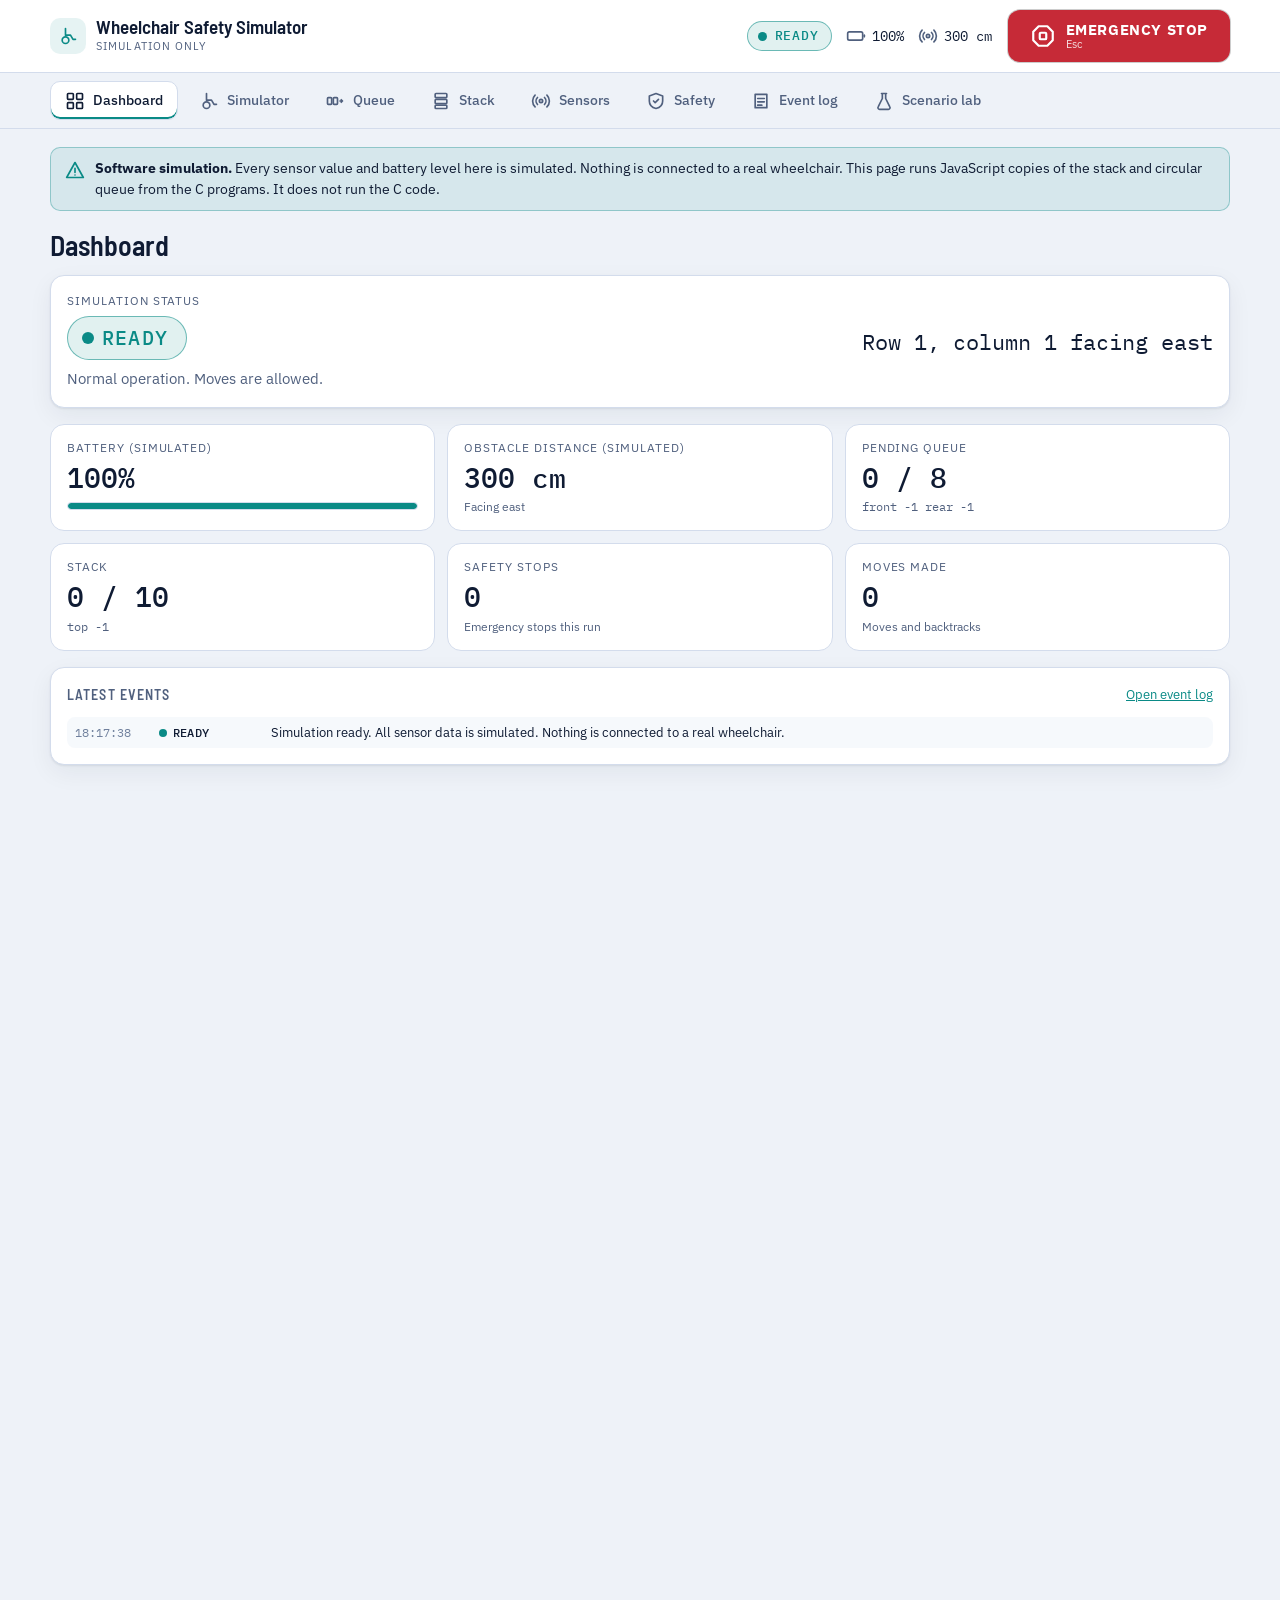
<file: index.html>
<!doctype html>
<html lang="en">
<head>
<meta charset="utf-8">
<meta name="viewport" content="width=device-width, initial-scale=1">
<meta http-equiv="refresh" content="0; url=web/index.html">
<title>Wheelchair Safety Simulator</title>
</head>
<body>
<!-- GitHub Pages can only publish from the repository root, so this page forwards to the real page in web/. -->
<p>Opening the simulator. If nothing happens, <a href="web/index.html">open it here</a>.</p>
</body>
</html>
</file>
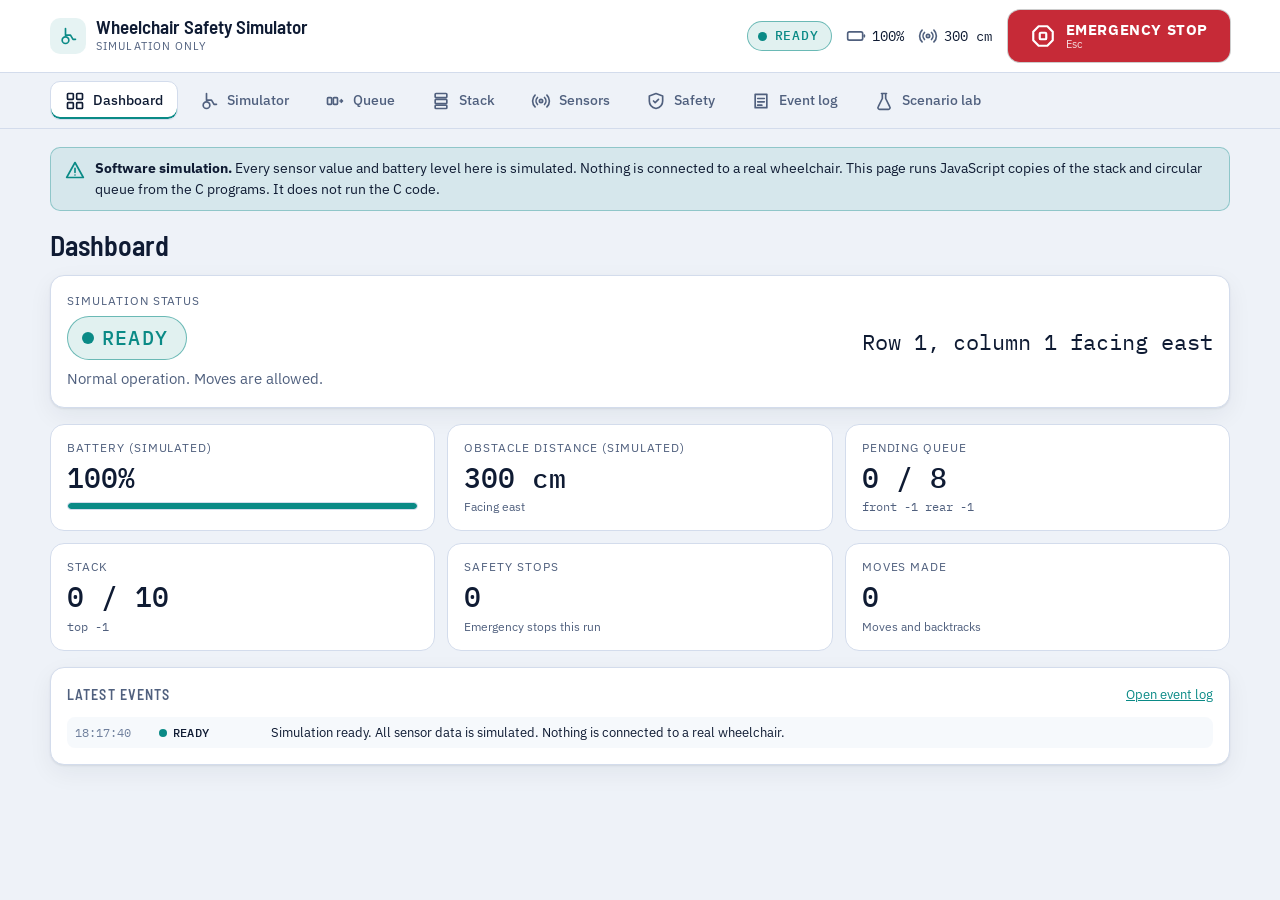
<file: web/index.html>
<!doctype html>
<html lang="en">
<head>
<meta charset="utf-8">
<meta name="viewport" content="width=device-width, initial-scale=1, viewport-fit=cover">
<title>Wheelchair Safety Simulator</title>
<link rel="icon" href="data:image/svg+xml,%3Csvg xmlns=%27http://www.w3.org/2000/svg%27 viewBox=%270 0 32 32%27%3E%3Crect width=%2732%27 height=%2732%27 rx=%277%27 fill=%27%23102a43%27/%3E%3Ccircle cx=%2713%27 cy=%2711%27 r=%273.2%27 fill=%27%232dd4bf%27/%3E%3Cpath d=%27M13 15v6h7l3 5M13 21a6 6 0 1 0 6 6%27 fill=%27none%27 stroke=%27%232dd4bf%27 stroke-width=%272.4%27 stroke-linecap=%27round%27 stroke-linejoin=%27round%27/%3E%3C/svg%3E">
<link rel="preconnect" href="https://fonts.googleapis.com">
<link rel="preconnect" href="https://fonts.gstatic.com" crossorigin>
<link rel="stylesheet" href="https://fonts.googleapis.com/css2?family=Barlow+Semi+Condensed:wght@500;600&family=IBM+Plex+Mono:wght@400;500&family=IBM+Plex+Sans:wght@400;500;600&display=swap">
<link rel="stylesheet" href="css/styles.css">
</head>
<body>

<!-- Local SVG icons. Nothing is loaded from the internet. -->
<svg width="0" height="0" style="position:absolute" aria-hidden="true" focusable="false">
  <defs>
    <symbol id="i-up" viewBox="0 0 24 24"><path d="M12 19V5M5 12l7-7 7 7"/></symbol>
    <symbol id="i-undo" viewBox="0 0 24 24"><path d="M9 14L4 9l5-5"/><path d="M4 9h10a6 6 0 0 1 0 12h-3"/></symbol>
    <symbol id="i-step" viewBox="0 0 24 24"><path d="M6 4l10 8-10 8z"/><path d="M20 5v14"/></symbol>
    <symbol id="i-play" viewBox="0 0 24 24"><path d="M7 4l12 8-12 8z"/></symbol>
    <symbol id="i-pause" viewBox="0 0 24 24"><path d="M8 5v14M16 5v14"/></symbol>
    <symbol id="i-stop" viewBox="0 0 24 24"><path d="M8 3h8l5 5v8l-5 5H8l-5-5V8z"/><rect x="9" y="9" width="6" height="6" rx="1"/></symbol>
    <symbol id="i-sensor" viewBox="0 0 24 24"><circle cx="12" cy="12" r="2"/><path d="M7.8 7.8a6 6 0 0 0 0 8.4M16.2 7.8a6 6 0 0 1 0 8.4M4.9 4.9a10 10 0 0 0 0 14.2M19.1 4.9a10 10 0 0 1 0 14.2"/></symbol>
    <symbol id="i-battery" viewBox="0 0 24 24"><rect x="2" y="7" width="18" height="10" rx="2"/><path d="M22 11v2"/></symbol>
    <symbol id="i-queue" viewBox="0 0 24 24"><rect x="3" y="8" width="5" height="8" rx="1"/><rect x="10" y="8" width="5" height="8" rx="1"/><path d="M18 12h3M19.5 10.5L21 12l-1.5 1.5"/></symbol>
    <symbol id="i-stack" viewBox="0 0 24 24"><rect x="5" y="3" width="14" height="5" rx="1"/><rect x="5" y="10" width="14" height="5" rx="1"/><rect x="5" y="17" width="14" height="4" rx="1"/></symbol>
    <symbol id="i-log" viewBox="0 0 24 24"><path d="M5 4h14v16H5z"/><path d="M8 9h8M8 13h8M8 17h5"/></symbol>
    <symbol id="i-flask" viewBox="0 0 24 24"><path d="M9 3h6M10 3v6L5 19a2 2 0 0 0 2 3h10a2 2 0 0 0 2-3l-5-10V3"/></symbol>
    <symbol id="i-shield" viewBox="0 0 24 24"><path d="M12 3l8 3v6c0 5-3.5 8-8 9-4.5-1-8-4-8-9V6z"/><path d="M9 12l2 2 4-4"/></symbol>
    <symbol id="i-flag" viewBox="0 0 24 24"><path d="M5 21V4M5 4h11l-2 4 2 4H5"/></symbol>
    <symbol id="i-warn" viewBox="0 0 24 24"><path d="M12 3l10 18H2z"/><path d="M12 10v5M12 18h.01"/></symbol>
    <symbol id="i-reset" viewBox="0 0 24 24"><path d="M3 12a9 9 0 1 0 3-6.7L3 8"/><path d="M3 3v5h5"/></symbol>
    <symbol id="i-check" viewBox="0 0 24 24"><path d="M4 12l5 5 11-11"/></symbol>
    <symbol id="i-x" viewBox="0 0 24 24"><path d="M6 6l12 12M18 6L6 18"/></symbol>
    <symbol id="i-grid" viewBox="0 0 24 24"><rect x="3" y="3" width="7" height="7" rx="1"/><rect x="14" y="3" width="7" height="7" rx="1"/><rect x="3" y="14" width="7" height="7" rx="1"/><rect x="14" y="14" width="7" height="7" rx="1"/></symbol>
    <symbol id="i-chair" viewBox="0 0 24 24"><circle cx="9" cy="17" r="4"/><path d="M9 3v8h6l3 5h3"/></symbol>
    <symbol id="i-brick" viewBox="0 0 24 24"><path d="M4 4h16v16H4z"/><path d="M4 12h16M12 4v8M8 12v8M16 12v8"/></symbol>
    <symbol id="i-copy" viewBox="0 0 24 24"><rect x="9" y="9" width="11" height="11" rx="2"/><path d="M5 15V6a2 2 0 0 1 2-2h9"/></symbol>
  </defs>
</svg>

<a class="skip" href="#main">Skip to content</a>

<header class="topbar">
  <div class="topbar-inner">
    <div class="brand">
      <span class="brand-mark" aria-hidden="true"><svg class="ico"><use href="#i-chair"/></svg></span>
      <span class="brand-text">
        <span class="brand-name">Wheelchair Safety Simulator</span>
        <span class="brand-sub">Simulation only</span>
      </span>
    </div>
    <div class="strip" aria-label="Live status">
      <span id="hdr-mode" class="badge" data-mode="READY"></span>
      <span class="strip-item"><svg class="ico" aria-hidden="true"><use href="#i-battery"/></svg><span id="hdr-battery" class="mono">100%</span></span>
      <span class="strip-item"><svg class="ico" aria-hidden="true"><use href="#i-sensor"/></svg><span id="hdr-clear" class="mono">300 cm</span></span>
    </div>
    <button id="estop-btn" class="estop" type="button" data-action="estop" aria-keyshortcuts="Escape">
      <svg class="ico" aria-hidden="true"><use href="#i-stop"/></svg>
      <span class="estop-text"><strong>Emergency stop</strong><small>Esc</small></span>
    </button>
  </div>
</header>

<nav class="tabs" aria-label="Views">
  <ul id="tabs">
    <li><a href="#dashboard"><svg class="ico" aria-hidden="true"><use href="#i-grid"/></svg>Dashboard</a></li>
    <li><a href="#simulator"><svg class="ico" aria-hidden="true"><use href="#i-chair"/></svg>Simulator</a></li>
    <li><a href="#queue"><svg class="ico" aria-hidden="true"><use href="#i-queue"/></svg>Queue</a></li>
    <li><a href="#stack"><svg class="ico" aria-hidden="true"><use href="#i-stack"/></svg>Stack</a></li>
    <li><a href="#sensors"><svg class="ico" aria-hidden="true"><use href="#i-sensor"/></svg>Sensors</a></li>
    <li><a href="#safety"><svg class="ico" aria-hidden="true"><use href="#i-shield"/></svg>Safety</a></li>
    <li><a href="#eventlog"><svg class="ico" aria-hidden="true"><use href="#i-log"/></svg>Event log</a></li>
    <li><a href="#scenarios"><svg class="ico" aria-hidden="true"><use href="#i-flask"/></svg>Scenario lab</a></li>
  </ul>
</nav>

<main id="main" class="shell" tabindex="-1">

  <p class="notice" role="note">
    <svg class="ico" aria-hidden="true"><use href="#i-warn"/></svg>
    <span><strong>Software simulation.</strong> Every sensor value and battery level here is simulated. Nothing is connected to a real wheelchair. This page runs JavaScript copies of the stack and circular queue from the C programs. It does not run the C code.</span>
  </p>

  <div id="safety-banner" class="safety-banner" hidden>
    <svg class="ico" aria-hidden="true"><use id="banner-icon" href="#i-stop"/></svg>
    <p><strong id="banner-title"></strong><span id="banner-text"></span></p>
    <a id="banner-link" class="banner-link" href="#safety"></a>
  </div>

  <noscript><p class="notice">This simulator needs JavaScript. Turn it on in your browser, then reload the page.</p></noscript>

  <!-- ===================== 1. DASHBOARD ===================== -->
  <section id="view-dashboard" class="view" aria-labelledby="h-dashboard">
    <h1 id="h-dashboard">Dashboard</h1>
    <div class="panel hero">
      <div>
        <p class="label">Simulation status</p>
        <p id="dash-mode" class="badge badge-lg" data-mode="READY"></p>
        <p id="dash-modetext" class="muted"></p>
      </div>
      <p id="dash-position" class="position mono"></p>
    </div>
    <div class="tiles">
      <div class="tile"><p class="label">Battery (simulated)</p><p id="t-battery" class="value mono"></p><div class="bar" aria-hidden="true"><span id="t-batbar"></span></div></div>
      <div class="tile"><p class="label">Obstacle distance (simulated)</p><p id="t-clear" class="value mono"></p><p id="t-clear-note" class="note muted"></p></div>
      <div class="tile"><p class="label">Pending queue</p><p id="t-queue" class="value mono"></p><p id="t-queue-note" class="note muted mono"></p></div>
      <div class="tile"><p class="label">Stack</p><p id="t-stack" class="value mono"></p><p id="t-stack-note" class="note muted mono"></p></div>
      <div class="tile"><p class="label">Safety stops</p><p id="t-stops" class="value mono"></p><p class="note muted">Emergency stops this run</p></div>
      <div class="tile"><p class="label">Moves made</p><p id="t-moves" class="value mono"></p><p class="note muted">Moves and backtracks</p></div>
    </div>
    <div class="panel">
      <div class="panel-head"><h2>Latest events</h2><a class="textlink" href="#eventlog">Open event log</a></div>
      <ol id="dash-log" class="log compact"></ol>
    </div>
  </section>

  <!-- ===================== 2. WHEELCHAIR SIMULATOR ===================== -->
  <section id="view-simulator" class="view" aria-labelledby="h-simulator" hidden>
    <h1 id="h-simulator">Wheelchair simulator</h1>
    <div class="split">
      <div class="panel">
        <div class="panel-head"><h2>Room (8 rows by 12 columns, 50 cm per cell)</h2></div>
        <div id="sim-grid"></div>
        <p id="sim-status" class="status-line" aria-hidden="true"></p>
        <ul class="legend" aria-label="Legend">
          <li><i class="sw sw-wall"></i>Wall</li>
          <li><i class="sw sw-obstacle"></i>Obstacle</li>
          <li><i class="sw sw-start"></i>Start</li>
          <li><i class="sw sw-goal"></i>Destination</li>
          <li><i class="sw sw-chair"></i>Wheelchair</li>
          <li><i class="sw sw-restore"></i>Cell BACK returns to</li>
        </ul>
      </div>
      <div class="stackcol">
        <div class="panel">
          <div class="panel-head"><h2>Move requests</h2></div>
          <div class="dpad" role="group" aria-label="Add a move request">
            <button class="btn dpad-n lockable" type="button" data-action="move" data-dir="N" aria-label="Move north" aria-keyshortcuts="ArrowUp W"><svg class="ico" aria-hidden="true"><use href="#i-up"/></svg></button>
            <button class="btn dpad-w lockable" type="button" data-action="move" data-dir="W" aria-label="Move west" aria-keyshortcuts="ArrowLeft A"><svg class="ico rot270" aria-hidden="true"><use href="#i-up"/></svg></button>
            <button class="btn dpad-back lockable" type="button" data-action="back" aria-label="Go back one saved position" aria-keyshortcuts="B"><svg class="ico" aria-hidden="true"><use href="#i-undo"/></svg><span>Back</span></button>
            <button class="btn dpad-e lockable" type="button" data-action="move" data-dir="E" aria-label="Move east" aria-keyshortcuts="ArrowRight D"><svg class="ico rot90" aria-hidden="true"><use href="#i-up"/></svg></button>
            <button class="btn dpad-s lockable" type="button" data-action="move" data-dir="S" aria-label="Move south" aria-keyshortcuts="ArrowDown S"><svg class="ico rot180" aria-hidden="true"><use href="#i-up"/></svg></button>
          </div>
          <p class="hint">Each press adds a request to the queue. Arrow keys or W A S D add moves, B adds BACK, N processes one request.</p>
        </div>
        <div class="panel">
          <div class="panel-head"><h2>Process the queue</h2></div>
          <div class="btnrow">
            <button class="btn primary lockable" type="button" data-action="step" aria-keyshortcuts="N"><svg class="ico" aria-hidden="true"><use href="#i-step"/></svg>Step</button>
            <button class="btn lockable" type="button" data-action="drain"><svg class="ico" aria-hidden="true"><use href="#i-queue"/></svg>Process all</button>
            <button class="btn lockable" type="button" data-action="autorun" id="autorun-btn" aria-pressed="true"><svg class="ico" aria-hidden="true"><use href="#i-play"/></svg><span class="autorun-text">Auto-run on</span></button>
          </div>
          <p class="hint">Auto-run takes one request from the queue every 0.6 seconds. Turn it off to step by hand and watch the queue fill up.</p>
          <p class="pending mono" id="sim-pending"></p>
        </div>
        <div class="panel">
          <div class="panel-head"><h2>Room and simulation</h2></div>
          <div class="btnrow">
            <button class="btn lockable" type="button" data-action="edit" id="edit-btn" aria-pressed="false"><svg class="ico" aria-hidden="true"><use href="#i-brick"/></svg><span id="edit-text">Edit obstacles</span></button>
            <button class="btn lockable" type="button" data-action="reset"><svg class="ico" aria-hidden="true"><use href="#i-reset"/></svg>Reset</button>
            <button class="btn lockable" type="button" data-action="resetmap">Default map</button>
          </div>
          <p class="hint" id="edit-hint">Turn on Edit obstacles, then select a floor cell to place or remove an obstacle. With the keyboard, Tab into the room, move with the arrow keys and press Enter. Reset keeps your obstacles. Default map restores the original room.</p>
        </div>
      </div>
    </div>
  </section>

  <!-- ===================== 3. QUEUE VISUALIZER ===================== -->
  <section id="view-queue" class="view" aria-labelledby="h-queue" hidden>
    <h1 id="h-queue">Circular queue</h1>
    <div class="split">
      <div class="panel">
        <div class="panel-head"><h2>Pending requests (first in, first out)</h2></div>
        <div class="ringwrap">
          <div id="queue-ring" role="img" aria-label="Circular queue drawing"></div>
          <dl class="facts">
            <div><dt>Capacity</dt><dd id="q-cap" class="mono"></dd></div>
            <div><dt>Size</dt><dd id="q-size" class="mono"></dd></div>
            <div><dt>front</dt><dd id="q-front" class="mono"></dd></div>
            <div><dt>rear</dt><dd id="q-rear" class="mono"></dd></div>
            <div><dt>State</dt><dd id="q-state" class="mono"></dd></div>
          </dl>
        </div>
        <ol id="queue-slots" class="slots" aria-label="Queue slots 0 to 7"></ol>
        <p id="queue-fifo" class="fifo mono"></p>
        <p id="queue-formula" class="formula mono"></p>
      </div>
      <div class="stackcol">
        <div class="panel">
          <div class="panel-head"><h2>Add a request (enqueue)</h2></div>
          <div class="btnrow wrap">
            <button class="btn lockable" type="button" data-action="move" data-dir="N">MOVE N</button>
            <button class="btn lockable" type="button" data-action="move" data-dir="E">MOVE E</button>
            <button class="btn lockable" type="button" data-action="move" data-dir="S">MOVE S</button>
            <button class="btn lockable" type="button" data-action="move" data-dir="W">MOVE W</button>
            <button class="btn lockable" type="button" data-action="back">BACK</button>
            <button class="btn lockable" type="button" data-action="sense">SENSE</button>
          </div>
        </div>
        <div class="panel">
          <div class="panel-head"><h2>Process (dequeue)</h2></div>
          <div class="btnrow wrap">
            <button class="btn primary lockable" type="button" data-action="step"><svg class="ico" aria-hidden="true"><use href="#i-step"/></svg>Step one request</button>
            <button class="btn lockable" type="button" data-action="drain">Process all</button>
            <button class="btn lockable" type="button" data-action="peekq">Peek at front</button>
            <button class="btn lockable" type="button" data-action="autorun" id="autorun-btn-queue" aria-pressed="true"><svg class="ico" aria-hidden="true"><use href="#i-play"/></svg><span class="autorun-text">Auto-run on</span></button>
          </div>
          <p class="hint">Stepping removes the request at <code>front</code>, then carries it out. When the last request leaves, front and rear both return to -1. Turn auto-run off, then add 9 requests to see overflow.</p>
        </div>
      </div>
    </div>
  </section>

  <!-- ===================== 4. STACK VISUALIZER ===================== -->
  <section id="view-stack" class="view" aria-labelledby="h-stack" hidden>
    <h1 id="h-stack">History stack</h1>
    <div class="split">
      <div class="panel">
        <div class="panel-head"><h2>Saved positions (last in, first out)</h2></div>
        <ol id="stack-slots" class="sslots" aria-label="Stack slots, top first"></ol>
      </div>
      <div class="stackcol">
        <div class="panel">
          <div class="panel-head"><h2>Next BACK restores</h2></div>
          <p id="stack-next" class="restore-card"></p>
          <dl class="facts row">
            <div><dt>Capacity</dt><dd id="s-cap" class="mono"></dd></div>
            <div><dt>Size</dt><dd id="s-size" class="mono"></dd></div>
            <div><dt>top</dt><dd id="s-top" class="mono"></dd></div>
            <div><dt>State</dt><dd id="s-state" class="mono"></dd></div>
          </dl>
        </div>
        <div class="panel">
          <div class="panel-head"><h2>Controls</h2></div>
          <div class="btnrow wrap">
            <button class="btn lockable" type="button" data-action="move" data-dir="E">MOVE E</button>
            <button class="btn lockable" type="button" data-action="move" data-dir="S">MOVE S</button>
            <button class="btn lockable" type="button" data-action="back"><svg class="ico" aria-hidden="true"><use href="#i-undo"/></svg>BACK</button>
            <button class="btn primary lockable" type="button" data-action="step"><svg class="ico" aria-hidden="true"><use href="#i-step"/></svg>Step</button>
            <button class="btn lockable" type="button" data-action="peeks">Peek at top</button>
          </div>
          <p class="hint">A successful move saves the old position first. A move that is blocked saves nothing. When all 10 slots are used the next move is refused, because BACK would otherwise jump over unsaved cells.</p>
        </div>
      </div>
    </div>
  </section>

  <!-- ===================== 5. SENSOR PANEL ===================== -->
  <section id="view-sensors" class="view" aria-labelledby="h-sensors" hidden>
    <h1 id="h-sensors">Sensor panel</h1>
    <p class="sim-tag"><svg class="ico" aria-hidden="true"><use href="#i-flask"/></svg>All readings on this page are simulated from the grid.</p>
    <div class="split">
      <div class="panel">
        <div class="panel-head"><h2>Distance ahead</h2></div>
        <p id="s-clear" class="bigread mono"></p>
        <div id="s-segments" class="segments" aria-hidden="true"></div>
        <p id="s-clear-note" class="muted"></p>
        <table class="dirtable">
          <caption class="sr">Simulated distance in each direction</caption>
          <thead><tr><th scope="col">Direction</th><th scope="col">Distance</th></tr></thead>
          <tbody id="s-dirs"></tbody>
        </table>
      </div>
      <div class="stackcol">
        <div class="panel">
          <div class="panel-head"><h2>Generate events</h2></div>
          <div class="actions">
            <button class="btn lockable" type="button" data-action="sense"><svg class="ico" aria-hidden="true"><use href="#i-sensor"/></svg>Take a distance reading</button>
            <button class="btn lockable" type="button" data-action="obstacleahead"><svg class="ico" aria-hidden="true"><use href="#i-brick"/></svg>Place obstacle ahead</button>
            <button class="btn lockable" type="button" data-action="drainbattery"><svg class="ico" aria-hidden="true"><use href="#i-battery"/></svg>Drain battery by 20%</button>
            <button class="btn lockable" type="button" data-action="recharge">Recharge battery</button>
            <button class="btn lockable" type="button" data-action="fault"><svg class="ico" aria-hidden="true"><use href="#i-warn"/></svg>Inject sensor failure</button>
            <button class="btn lockable" type="button" data-action="restore">Restore sensor</button>
          </div>
          <div class="btnrow wrap steprow">
            <button class="btn primary lockable" type="button" data-action="step"><svg class="ico" aria-hidden="true"><use href="#i-step"/></svg>Step</button>
            <button class="btn lockable" type="button" data-action="autorun" id="autorun-btn-sensors" aria-pressed="true"><svg class="ico" aria-hidden="true"><use href="#i-play"/></svg><span class="autorun-text">Auto-run on</span></button>
          </div>
          <p class="hint">A distance reading, the sensor failure and the restore are requests: they wait in the queue like a move until a step processes them. Placing an obstacle, draining and recharging happen at once.</p>
        </div>
        <div class="panel">
          <div class="panel-head"><h2>Battery</h2></div>
          <p id="s-battery" class="bigread mono"></p>
          <div class="bar" aria-hidden="true"><span id="s-batbar"></span></div>
          <p id="s-battery-note" class="muted"></p>
        </div>
      </div>
    </div>
  </section>

  <!-- ===================== 6. SAFETY PANEL ===================== -->
  <section id="view-safety" class="view" aria-labelledby="h-safety" hidden>
    <h1 id="h-safety">Safety</h1>
    <div id="safety-state" class="panel safety-state" data-engaged="false">
      <div>
        <p class="label">Safety state</p>
        <p id="safety-headline" class="safety-headline"></p>
        <p id="safety-text" class="muted"></p>
      </div>
      <button class="estop estop-lg" type="button" data-action="estop">
        <svg class="ico" aria-hidden="true"><use href="#i-stop"/></svg>
        <span class="estop-text"><strong>Emergency stop</strong><small>Acts at once. Esc</small></span>
      </button>
    </div>
    <div class="split">
      <div class="panel" id="recovery-panel">
        <div class="panel-head"><h2>Recovery and revalidation</h2></div>
        <p id="recovery-intro" class="muted"></p>
        <ul id="recovery-list" class="checks"></ul>
        <label class="ack"><input type="checkbox" id="ack"> <span>I have checked that the area around the wheelchair is clear.</span></label>
        <div class="btnrow wrap">
          <button class="btn primary" type="button" id="release-btn" data-action="release" disabled><svg class="ico" aria-hidden="true"><use href="#i-shield"/></svg>Resume operation</button>
          <button class="btn" type="button" id="restore-now-btn" data-action="restorenow" hidden>Restore sensor now</button>
        </div>
      </div>
      <div class="panel">
        <div class="panel-head"><h2>How the stop works</h2></div>
        <ul class="plain">
          <li>The stop is not a queue request. It acts the moment it is pressed, even with eight requests waiting.</li>
          <li>All waiting requests are removed and are never resumed on their own.</li>
          <li>New requests and processing are refused until recovery is confirmed.</li>
          <li>The history stack is kept, so BACK still works after recovery.</li>
          <li>Recovery needs your confirmation and four passing checks.</li>
        </ul>
        <dl class="facts row">
          <div><dt>Stops this run</dt><dd id="safety-count" class="mono"></dd></div>
          <div><dt>Waiting requests</dt><dd id="safety-queue" class="mono"></dd></div>
          <div><dt>Saved positions</dt><dd id="safety-stack" class="mono"></dd></div>
        </dl>
      </div>
    </div>
  </section>

  <!-- ===================== 7. EVENT LOG ===================== -->
  <section id="view-eventlog" class="view" aria-labelledby="h-log" hidden>
    <h1 id="h-log">Event log</h1>
    <div class="panel">
      <div class="logtools">
        <label for="log-filter" class="label">Show</label>
        <select id="log-filter">
          <option value="all">All events</option>
          <option value="move">Movement</option>
          <option value="queue">Queue</option>
          <option value="stack">Stack</option>
          <option value="sensor">Sensor and battery</option>
          <option value="safety">Safety</option>
          <option value="system">System</option>
        </select>
        <button class="btn" type="button" data-action="logclear"><svg class="ico" aria-hidden="true"><use href="#i-x"/></svg>Clear view</button>
        <button class="btn" type="button" data-action="logshow" id="logshow-btn" hidden>Show cleared entries</button>
      </div>
      <p id="log-note" class="muted"></p>
      <ol id="full-log" class="log"></ol>
    </div>
  </section>

  <!-- ===================== 8. SCENARIO LAB ===================== -->
  <section id="view-scenarios" class="view" aria-labelledby="h-scenarios" hidden>
    <h1 id="h-scenarios">Scenario lab</h1>
    <p class="muted lead">Each scenario resets the simulation to the default map, then runs a fixed list of commands. Running it again gives exactly the same result.</p>
    <div class="split wide-left">
      <div id="scenario-cards" class="cards"></div>
      <div class="stackcol">
        <div class="panel">
          <div class="panel-head"><h2>Live view</h2><span id="sc-state" class="muted mono"></span></div>
          <div id="sc-grid"></div>
          <p id="sc-run" class="runline mono"></p>
          <ol id="sc-log" class="log compact"></ol>
        </div>
        <div class="panel">
          <div class="panel-head"><h2>Trace</h2>
            <button class="btn small" type="button" data-action="copytrace"><svg class="ico" aria-hidden="true"><use href="#i-copy"/></svg><span id="copy-text">Copy trace</span></button>
          </div>
          <label for="trace" class="sr">Trace of the commands run since the last reset</label>
          <textarea id="trace" class="trace mono" readonly rows="8" spellcheck="false"></textarea>
          <p class="hint">One line per command: queue front, rear and size, stack top and size, then position, heading and mode. It has no clock values, so the same scenario always produces the same text.</p>
        </div>
      </div>
    </div>
  </section>

</main>

<div id="announce" class="sr" role="status" aria-live="polite"></div>
<div id="alert" class="sr" role="alert" aria-live="assertive"></div>

<script src="js/config.js"></script>
<script src="js/structures.js"></script>
<script src="js/safety.js"></script>
<script src="js/simulation.js"></script>
<script src="js/scenarios.js"></script>
<script src="js/ui.js"></script>
</body>
</html>
</file>
<file: web/css/styles.css>
/* styles.css
   Layout idea: a calm control console. The safety state is always the most visible thing
   (mode badge and emergency stop live in a fixed header), and the stack and queue read like
   instruments. Teal is the only accent. Red is kept for the emergency stop and errors. */

:root {
  /* dark is the main look: deep navy, restrained borders */
  --bg: #0a1020;
  --bar: #0d1528;
  --panel: #121c32;
  --panel2: #18243d;
  --line: #243453;
  --text: #e8eefa;
  --muted: #9aa9c4;
  --faint: #6f81a1;
  --accent: #2dd4cf;
  --accent-ink: #03201f;
  --accent-soft: rgba(45, 212, 207, 0.14);
  --ok: #5ad19a;
  --warn: #f2b84b;
  --warn-soft: rgba(242, 184, 75, 0.14);
  --danger: #ff6b6b;
  --danger-bg: #c92f3a;
  --danger-soft: rgba(255, 107, 107, 0.14);
  --idle: #8a97ad;
  --wall: #070c18;
  --focus: #8ae9ff;
  --shadow: 0 1px 2px rgba(0, 0, 0, 0.35), 0 8px 24px rgba(0, 0, 0, 0.18);

  --font-body: "IBM Plex Sans", system-ui, -apple-system, "Segoe UI", Roboto, sans-serif;
  --font-head: "Barlow Semi Condensed", "IBM Plex Sans", system-ui, sans-serif;
  --font-mono: "IBM Plex Mono", ui-monospace, "SFMono-Regular", Menlo, Consolas, monospace;

  color-scheme: dark;
}

@media (prefers-color-scheme: light) {
  :root:not([data-theme="dark"]) {
    --bg: #eef2f8;
    --bar: #ffffff;
    --panel: #ffffff;
    --panel2: #f1f5fb;
    --line: #d3dcec;
    --text: #0f1b33;
    --muted: #50607e;
    --faint: #70809d;
    --accent: #0a8a86;
    --accent-ink: #ffffff;
    --accent-soft: rgba(10, 138, 134, 0.1);
    --ok: #137a4f;
    --warn: #8f5f00;
    --warn-soft: rgba(143, 95, 0, 0.1);
    --danger: #bb2230;
    --danger-bg: #c62a37;
    --danger-soft: rgba(187, 34, 48, 0.09);
    --idle: #5d6b82;
    --wall: #c5cfe0;
    --focus: #005a8c;
    --shadow: 0 1px 2px rgba(15, 27, 51, 0.08), 0 8px 24px rgba(15, 27, 51, 0.06);
    color-scheme: light;
  }
}

:root[data-theme="light"] {
  --bg: #eef2f8;
  --bar: #ffffff;
  --panel: #ffffff;
  --panel2: #f1f5fb;
  --line: #d3dcec;
  --text: #0f1b33;
  --muted: #50607e;
  --faint: #70809d;
  --accent: #0a8a86;
  --accent-ink: #ffffff;
  --accent-soft: rgba(10, 138, 134, 0.1);
  --ok: #137a4f;
  --warn: #8f5f00;
  --warn-soft: rgba(143, 95, 0, 0.1);
  --danger: #bb2230;
  --danger-bg: #c62a37;
  --danger-soft: rgba(187, 34, 48, 0.09);
  --idle: #5d6b82;
  --wall: #c5cfe0;
  --focus: #005a8c;
  --shadow: 0 1px 2px rgba(15, 27, 51, 0.08), 0 8px 24px rgba(15, 27, 51, 0.06);
  color-scheme: light;
}

/* ---------- base ---------- */

*, *::before, *::after { box-sizing: border-box; }

[hidden] { display: none !important; }

html { -webkit-text-size-adjust: 100%; }

body {
  margin: 0;
  background: var(--bg);
  color: var(--text);
  font-family: var(--font-body);
  font-size: 15px;
  line-height: 1.5;
  padding-left: max(16px, env(safe-area-inset-left, 0px));
  padding-right: max(16px, env(safe-area-inset-right, 0px));
}

h1, h2 { font-family: var(--font-head); font-weight: 600; margin: 0; text-wrap: balance; }
h1 { font-size: 28px; line-height: 1.15; margin-bottom: 14px; }
h2 { font-size: 14px; letter-spacing: 0.08em; text-transform: uppercase; color: var(--muted); }
p { margin: 0; }
code { font-family: var(--font-mono); font-size: 0.92em; background: var(--panel2); padding: 1px 5px; border-radius: 4px; }

.mono { font-family: var(--font-mono); font-variant-numeric: tabular-nums; }
.muted { color: var(--muted); }
.lead { margin-bottom: 14px; max-width: 70ch; }
.sr { position: absolute; width: 1px; height: 1px; margin: -1px; padding: 0; overflow: hidden; clip: rect(0 0 0 0); white-space: nowrap; border: 0; }
.label { font-size: 12px; letter-spacing: 0.08em; text-transform: uppercase; color: var(--muted); }

:focus-visible { outline: 3px solid var(--focus); outline-offset: 2px; border-radius: 6px; }

.skip { position: absolute; left: -999px; top: 8px; background: var(--accent); color: var(--accent-ink); padding: 8px 12px; border-radius: 8px; z-index: 50; }
.skip:focus { left: 16px; }

.ico { width: 20px; height: 20px; flex: none; fill: none; stroke: currentColor; stroke-width: 2; stroke-linecap: round; stroke-linejoin: round; }
.rot90 { transform: rotate(90deg); }
.rot180 { transform: rotate(180deg); }
.rot270 { transform: rotate(270deg); }

/* ---------- header ---------- */

.topbar {
  position: sticky;
  top: env(safe-area-inset-top, 0px);
  z-index: 20;
  margin-left: calc(-1 * max(16px, env(safe-area-inset-left, 0px)));
  margin-right: calc(-1 * max(16px, env(safe-area-inset-right, 0px)));
  padding-left: max(16px, env(safe-area-inset-left, 0px));
  padding-right: max(16px, env(safe-area-inset-right, 0px));
  background: var(--bar);
  border-bottom: 1px solid var(--line);
}
body::before { content: ""; position: fixed; inset: 0 0 auto; height: env(safe-area-inset-top, 0px); background: var(--bar); z-index: 30; }

.topbar-inner { max-width: 1180px; margin: 0 auto; display: flex; align-items: center; gap: 16px; padding-block: 10px; }
.brand { display: flex; align-items: center; gap: 10px; min-width: 0; }
.brand-mark { display: grid; place-items: center; width: 36px; height: 36px; border-radius: 10px; background: var(--accent-soft); color: var(--accent); flex: none; }
.brand-text { display: flex; flex-direction: column; min-width: 0; }
.brand-name { font-family: var(--font-head); font-weight: 600; font-size: 19px; line-height: 1.1; white-space: nowrap; }
.brand-sub { font-size: 11px; letter-spacing: 0.1em; text-transform: uppercase; color: var(--muted); }

.strip { display: flex; align-items: center; gap: 14px; margin-left: auto; flex-wrap: wrap; justify-content: flex-end; }
.strip-item { display: inline-flex; align-items: center; gap: 6px; color: var(--muted); font-size: 14px; }
.strip-item .mono { color: var(--text); }

/* mode badge: icon-free word plus colour plus a shape dot, never colour alone */
.badge {
  --c: var(--ok);
  display: inline-flex; align-items: center; gap: 8px;
  padding: 4px 12px 4px 10px; border-radius: 999px;
  font-family: var(--font-mono); font-size: 13px; font-weight: 500; letter-spacing: 0.06em;
  color: var(--c);
  border: 1px solid color-mix(in srgb, var(--c) 55%, transparent);
  background: color-mix(in srgb, var(--c) 12%, transparent);
}
.badge::before { content: ""; width: 9px; height: 9px; background: var(--c); border-radius: 50%; }
.badge[data-mode="READY"] { --c: var(--accent); }
.badge[data-mode="ARRIVED"] { --c: var(--ok); }
.badge[data-mode="ARRIVED"]::before { border-radius: 2px 50% 50% 2px; }
.badge[data-mode="BLOCKED"] { --c: var(--warn); }
.badge[data-mode="BLOCKED"]::before { border-radius: 2px; transform: rotate(45deg); }
.badge[data-mode="FAULT"] { --c: var(--warn); }
.badge[data-mode="FAULT"]::before { border-radius: 0; clip-path: polygon(50% 0, 100% 100%, 0 100%); }
.badge[data-mode="ESTOP"] { --c: var(--danger); }
.badge[data-mode="ESTOP"]::before { border-radius: 2px; }
.badge[data-mode="DEPLETED"] { --c: var(--idle); }
.badge-lg { font-size: 20px; padding: 6px 18px 6px 14px; margin: 6px 0 8px; }
.badge-lg::before { width: 12px; height: 12px; }

/* ---------- emergency stop ---------- */

.estop {
  display: inline-flex; align-items: center; gap: 10px;
  min-height: 52px; padding: 8px 20px;
  background: var(--danger-bg); color: #fff; border: 2px solid transparent; border-radius: 12px;
  font: inherit; cursor: pointer; flex: none;
  box-shadow: 0 0 0 1px rgba(0, 0, 0, 0.2);
  transition: transform 0.12s ease, filter 0.12s ease;
}
.estop .ico { width: 26px; height: 26px; }
.estop-text { display: flex; flex-direction: column; text-align: left; line-height: 1.15; }
.estop-text strong { font-size: 15px; letter-spacing: 0.04em; text-transform: uppercase; }
.estop-text small { font-size: 11px; opacity: 0.85; }
.estop:hover { filter: brightness(1.08); }
.estop:active { transform: scale(0.98); }
.estop:focus-visible { outline: 3px solid var(--focus); outline-offset: 3px; }
.estop-lg { min-height: 72px; padding: 12px 28px; }
.estop-lg .estop-text strong { font-size: 18px; }
body[data-mode="ESTOP"] .estop { background: #7c1d26; border-color: var(--danger); }

/* ---------- tabs ---------- */

.tabs {
  margin-left: calc(-1 * max(16px, env(safe-area-inset-left, 0px)));
  margin-right: calc(-1 * max(16px, env(safe-area-inset-right, 0px)));
  padding-left: max(16px, env(safe-area-inset-left, 0px));
  padding-right: max(16px, env(safe-area-inset-right, 0px));
  background: var(--bg); border-bottom: 1px solid var(--line);
}
.tabs ul { list-style: none; margin: 0 auto; padding: 8px 0; max-width: 1180px; display: flex; gap: 6px; overflow-x: auto; scrollbar-width: thin; }
.tabs a {
  display: inline-flex; align-items: center; gap: 8px; white-space: nowrap;
  padding: 8px 14px; border-radius: 10px; color: var(--muted); text-decoration: none; font-weight: 500; font-size: 14px;
  border: 1px solid transparent;
}
.tabs a:hover { color: var(--text); background: var(--panel); }
.tabs a[aria-current="page"] { color: var(--text); background: var(--panel); border-color: var(--line); box-shadow: inset 0 -2px 0 var(--accent); }

/* ---------- page shell ---------- */

.shell { max-width: 1180px; margin: 0 auto; padding-block: 18px 40px; outline: none; }

.notice {
  display: flex; gap: 10px; align-items: flex-start;
  padding: 10px 14px; margin-bottom: 18px; border-radius: 10px;
  background: var(--accent-soft); border: 1px solid color-mix(in srgb, var(--accent) 35%, transparent);
  color: var(--text); font-size: 14px;
}
.notice .ico { margin-top: 2px; color: var(--accent); }

.view[hidden] { display: none; }

.safety-banner {
  --c: var(--danger);
  display: flex; align-items: center; gap: 12px; flex-wrap: wrap;
  padding: 12px 16px; margin-bottom: 18px; border-radius: 12px;
  border: 1px solid var(--c); background: color-mix(in srgb, var(--c) 12%, var(--panel));
}
.safety-banner .ico { color: var(--c); width: 24px; height: 24px; }
.safety-banner p { flex: 1 1 260px; min-width: 0; }
.safety-banner strong { color: var(--c); }
.safety-banner[data-mode="FAULT"] { --c: var(--warn); }
.safety-banner[data-mode="DEPLETED"] { --c: var(--idle); }
.banner-link { color: var(--text); font-weight: 600; padding: 8px 12px; border-radius: 8px; border: 1px solid var(--c); text-decoration: none; white-space: nowrap; }
.banner-link:hover { background: color-mix(in srgb, var(--c) 18%, transparent); }

.panel { background: var(--panel); border: 1px solid var(--line); border-radius: 14px; padding: 16px; box-shadow: var(--shadow); min-width: 0; }
.panel-head { display: flex; align-items: center; justify-content: space-between; gap: 10px; margin-bottom: 12px; flex-wrap: wrap; }
.textlink { color: var(--accent); font-size: 13px; }

.split { display: grid; grid-template-columns: minmax(0, 1.25fr) minmax(0, 1fr); gap: 16px; align-items: start; }
.split.wide-left { grid-template-columns: minmax(0, 1fr) minmax(0, 1fr); }
.stackcol { display: grid; gap: 16px; min-width: 0; }

.hint { margin-top: 10px; font-size: 13px; color: var(--muted); }
.sim-tag { display: inline-flex; gap: 8px; align-items: center; margin: -6px 0 14px; color: var(--accent); font-size: 14px; }

/* ---------- buttons ---------- */

.btn {
  display: inline-flex; align-items: center; justify-content: center; gap: 8px;
  min-height: 44px; padding: 8px 14px;
  font: inherit; font-weight: 500; font-size: 14px; color: var(--text);
  background: var(--panel2); border: 1px solid var(--line); border-radius: 10px; cursor: pointer;
  transition: background 0.15s ease, border-color 0.15s ease, transform 0.1s ease;
}
.btn:hover:not(:disabled) { border-color: var(--accent); }
.btn:active:not(:disabled) { transform: translateY(1px); }
.btn:disabled { opacity: 0.45; cursor: not-allowed; }
.btn.primary { background: var(--accent); border-color: var(--accent); color: var(--accent-ink); }
.btn.primary:hover:not(:disabled) { filter: brightness(1.06); }
.btn.small { min-height: 34px; padding: 4px 10px; font-size: 13px; }
.btn[aria-pressed="true"] { border-color: var(--accent); background: var(--accent-soft); color: var(--text); }
.btnrow { display: flex; gap: 8px; flex-wrap: wrap; }
.actions { display: grid; grid-template-columns: repeat(2, minmax(0, 1fr)); gap: 8px; }
.actions .btn { justify-content: flex-start; text-align: left; }
.steprow { margin-top: 10px; }

.dpad { display: grid; grid-template-columns: repeat(3, 56px); grid-template-rows: repeat(3, 56px); gap: 6px; justify-content: center; }
.dpad .btn { padding: 0; min-height: 56px; }
.dpad-n { grid-column: 2; grid-row: 1; }
.dpad-w { grid-column: 1; grid-row: 2; }
.dpad-back { grid-column: 2; grid-row: 2; flex-direction: column; gap: 2px; font-size: 12px; }
.dpad-e { grid-column: 3; grid-row: 2; }
.dpad-s { grid-column: 2; grid-row: 3; }

select, textarea {
  font: inherit; color: var(--text); background: var(--panel2); border: 1px solid var(--line); border-radius: 10px; padding: 8px 10px;
}
select { min-height: 44px; }

/* ---------- dashboard ---------- */

.hero { display: flex; justify-content: space-between; align-items: center; gap: 16px; flex-wrap: wrap; margin-bottom: 16px; }
.position { font-size: 22px; }
.tiles { display: grid; grid-template-columns: repeat(3, minmax(0, 1fr)); gap: 12px; margin-bottom: 16px; }
.tile { background: var(--panel); border: 1px solid var(--line); border-radius: 14px; padding: 14px 16px; min-width: 0; }
.tile .value { font-size: 28px; font-weight: 500; line-height: 1.2; margin-top: 4px; }
.tile .note { font-size: 12px; margin-top: 4px; }

.bar { height: 8px; border-radius: 99px; background: var(--panel2); overflow: hidden; margin-top: 8px; border: 1px solid var(--line); }
.bar span { display: block; height: 100%; width: 100%; background: var(--accent); border-radius: 99px; transition: width 0.4s ease, background 0.3s ease; }
.bar span[data-level="low"] { background: var(--warn); }
.bar span[data-level="empty"] { background: var(--danger); }

/* ---------- grid ---------- */

.gridframe { display: grid; grid-template-columns: 1.4rem minmax(0, 1fr); grid-template-rows: 1.2rem auto; gap: 2px 4px; }
.axis { display: grid; font-family: var(--font-mono); font-size: 10px; color: var(--faint); text-align: center; align-items: center; }
.axis-top { grid-column: 2; grid-row: 1; grid-template-columns: repeat(12, 1fr); }
.axis-left { grid-column: 1; grid-row: 2; grid-template-rows: repeat(8, 1fr); }
.gridwrap { grid-column: 2; grid-row: 2; position: relative; aspect-ratio: 12 / 8; max-width: 100%; border: 1px solid var(--line); border-radius: 10px; overflow: hidden; background: var(--panel2); }
.cells { position: absolute; inset: 0; display: grid; grid-template-columns: repeat(12, 1fr); grid-template-rows: repeat(8, 1fr); }
.cell {
  display: grid; place-items: center; position: relative;
  margin: 0; padding: 0; border: 0; border-right: 1px solid color-mix(in srgb, var(--line) 70%, transparent); border-bottom: 1px solid color-mix(in srgb, var(--line) 70%, transparent);
  background: transparent; color: var(--muted); font: inherit; border-radius: 0; min-width: 0; min-height: 0;
}
.cell .ico { width: 62%; height: 62%; max-width: 22px; max-height: 22px; }
.cell.wall { background: var(--wall); background-image: repeating-linear-gradient(135deg, transparent 0 5px, color-mix(in srgb, var(--line) 60%, transparent) 5px 6px); }
.cell.obstacle { background: var(--warn-soft); color: var(--warn); }
.cell.start { color: var(--accent); font-family: var(--font-mono); font-size: 11px; font-weight: 500; }
.cell.start::after { content: ""; position: absolute; inset: 22%; border: 1.5px dashed var(--accent); border-radius: 50%; opacity: 0.7; }
.cell.goal { color: var(--ok); background: color-mix(in srgb, var(--ok) 12%, transparent); }
.cell.hit { box-shadow: inset 0 0 0 3px var(--danger); background: var(--danger-soft); }
.gridwrap.editing .cell.floor, .gridwrap.editing .cell.obstacle { cursor: pointer; }
.gridwrap.editing .cell.floor:hover, .gridwrap.editing .cell.obstacle:hover { box-shadow: inset 0 0 0 2px var(--accent); }
.cell:focus-visible { outline-offset: -3px; }

.restore { position: absolute; width: calc(100% / 12); height: calc(100% / 8); left: 0; top: 0; pointer-events: none; transition: transform 0.25s ease; display: none; }
.restore::after { content: ""; position: absolute; inset: 14%; border: 2px dashed var(--accent); border-radius: 8px; }
.restore.on { display: block; }

.chair {
  position: absolute; left: 0; top: 0; width: calc(100% / 12); height: calc(100% / 8);
  display: grid; place-items: center; pointer-events: none;
  transition: transform 0.28s cubic-bezier(0.3, 0.7, 0.3, 1);
}
.chair-body {
  width: 74%; height: 74%; border-radius: 28%; background: var(--accent); color: var(--accent-ink);
  display: grid; place-items: center; box-shadow: 0 2px 8px rgba(0, 0, 0, 0.35);
  transition: background 0.2s ease;
}
.chair-body svg { width: 70%; height: 70%; transition: transform 0.25s ease; fill: currentColor; }
.chair.is-estop .chair-body { background: var(--danger-bg); color: #fff; }
.chair.is-blocked .chair-body { background: var(--warn); color: #1a1200; }
.chair.is-fault .chair-body, .chair.is-depleted .chair-body { background: var(--idle); color: #0a1020; }
.chair.bump .chair-body { animation: bump 0.4s ease; }
.chair.bump[data-dir="N"] .chair-body { --dx: 0; --dy: -22%; }
.chair.bump[data-dir="S"] .chair-body { --dx: 0; --dy: 22%; }
.chair.bump[data-dir="E"] .chair-body { --dx: 22%; --dy: 0; }
.chair.bump[data-dir="W"] .chair-body { --dx: -22%; --dy: 0; }
@keyframes bump {
  0% { transform: translate(0, 0); }
  35% { transform: translate(var(--dx), var(--dy)); }
  100% { transform: translate(0, 0); }
}

.gridwrap.mini { border-radius: 8px; }
.status-line { min-height: 1.5em; margin-top: 10px; font-size: 14px; }
.status-line[data-level="warn"] { color: var(--warn); }
.status-line[data-level="error"] { color: var(--danger); }

.legend { list-style: none; margin: 12px 0 0; padding: 0; display: flex; flex-wrap: wrap; gap: 6px 16px; font-size: 12px; color: var(--muted); }
.legend li { display: inline-flex; align-items: center; gap: 6px; }
.sw { width: 14px; height: 14px; border-radius: 4px; border: 1px solid var(--line); display: inline-block; }
.sw-wall { background: var(--wall); }
.sw-obstacle { background: var(--warn-soft); border-color: var(--warn); }
.sw-start { border: 1.5px dashed var(--accent); border-radius: 50%; }
.sw-goal { background: color-mix(in srgb, var(--ok) 25%, transparent); border-color: var(--ok); }
.sw-chair { background: var(--accent); border-color: var(--accent); }
.sw-restore { border: 2px dashed var(--accent); }

.pending { margin-top: 10px; font-size: 13px; color: var(--muted); overflow-wrap: anywhere; }

/* ---------- queue ---------- */

.ringwrap { display: grid; grid-template-columns: minmax(0, 260px) minmax(0, 1fr); gap: 16px; align-items: center; margin-bottom: 16px; }
#queue-ring svg { width: 100%; height: auto; display: block; }
.ring-slot { fill: var(--panel2); stroke: var(--line); stroke-width: 1.5; }
.ring-slot.filled { fill: var(--accent-soft); stroke: var(--accent); }
.ring-slot.enter { animation: pop 0.4s ease; transform-box: fill-box; transform-origin: center; }
.ring-text { fill: var(--text); font-family: var(--font-mono); font-size: 11px; text-anchor: middle; dominant-baseline: central; }
.ring-index { fill: var(--faint); font-family: var(--font-mono); font-size: 9px; text-anchor: middle; }
.ring-ptr { fill: var(--accent); font-family: var(--font-mono); font-size: 13px; font-weight: 500; text-anchor: middle; dominant-baseline: central; }
.ring-centre { fill: var(--muted); font-family: var(--font-mono); font-size: 10px; text-anchor: middle; }
.ring-ghost { opacity: 0; animation: leave 0.5s ease; }

.facts { display: grid; grid-template-columns: repeat(2, minmax(0, 1fr)); gap: 10px 14px; margin: 0; }
.facts.row { grid-template-columns: repeat(auto-fit, minmax(90px, 1fr)); margin-top: 12px; }
.facts div { min-width: 0; }
.facts dt { font-size: 11px; letter-spacing: 0.08em; text-transform: uppercase; color: var(--muted); }
.facts dd { margin: 0; font-size: 18px; overflow-wrap: anywhere; }

.slots { list-style: none; margin: 0; padding: 0; display: grid; grid-template-columns: repeat(4, minmax(0, 1fr)); gap: 8px; }
.slot {
  position: relative; min-height: 78px; padding: 8px; border-radius: 10px; border: 1px dashed var(--line); background: var(--panel2);
  display: flex; flex-direction: column; gap: 4px; min-width: 0;
}
.slot .idx { font-family: var(--font-mono); font-size: 11px; color: var(--faint); }
.slot .content { font-family: var(--font-mono); font-size: 13px; overflow-wrap: anywhere; }
.slot .empty { color: var(--faint); }
.slot.filled { border-style: solid; border-color: color-mix(in srgb, var(--accent) 55%, var(--line)); background: var(--accent-soft); }
.slot .tags { display: flex; gap: 4px; flex-wrap: wrap; margin-top: auto; }
.tag { font-family: var(--font-mono); font-size: 10px; font-weight: 500; letter-spacing: 0.08em; padding: 1px 6px; border-radius: 4px; background: var(--accent); color: var(--accent-ink); }
.tag.rear { background: transparent; color: var(--accent); border: 1px solid var(--accent); }
.slot.enter { animation: pop 0.4s ease; }
.slot.leave { animation: leave 0.55s ease forwards; border-style: solid; }
.fifo { margin-top: 14px; font-size: 13px; color: var(--muted); overflow-wrap: anywhere; }
.formula { margin-top: 8px; font-size: 13px; padding: 8px 10px; border-radius: 8px; background: var(--panel2); border: 1px solid var(--line); overflow-wrap: anywhere; }

@keyframes pop { 0% { transform: scale(0.85); opacity: 0.2; } 60% { transform: scale(1.04); } 100% { transform: scale(1); opacity: 1; } }
@keyframes leave { 0% { opacity: 1; transform: translateY(0); } 100% { opacity: 0; transform: translateY(-10px); } }

/* ---------- stack ---------- */

.sslots { list-style: none; margin: 0; padding: 0; display: grid; gap: 6px; }
.sslot {
  display: grid; grid-template-columns: 2.4rem minmax(0, 1fr) auto; align-items: center; gap: 10px;
  padding: 8px 12px; min-height: 44px; border-radius: 10px; border: 1px dashed var(--line); background: var(--panel2);
}
.sslot .idx { font-family: var(--font-mono); font-size: 12px; color: var(--faint); }
.sslot .content { font-family: var(--font-mono); font-size: 14px; overflow-wrap: anywhere; }
.sslot .empty { color: var(--faint); }
.sslot.filled { border-style: solid; border-color: color-mix(in srgb, var(--accent) 45%, var(--line)); background: var(--accent-soft); }
.sslot.top { border-color: var(--accent); box-shadow: inset 3px 0 0 var(--accent); }
.sslot.enter { animation: pop 0.4s ease; }
.sslot.leave { animation: leave 0.55s ease forwards; border-style: solid; }
.restore-card { padding: 12px 14px; border-radius: 10px; background: var(--panel2); border: 1px solid var(--line); font-family: var(--font-mono); font-size: 15px; }

/* ---------- sensors ---------- */

.bigread { font-size: 40px; line-height: 1.1; margin-bottom: 10px; }
.segments { display: grid; grid-template-columns: repeat(6, 1fr); gap: 4px; margin-bottom: 10px; }
.segments i { height: 14px; border-radius: 4px; background: var(--panel2); border: 1px solid var(--line); }
.segments i.on { background: var(--accent); border-color: var(--accent); }
.segments.none i { background: repeating-linear-gradient(135deg, var(--panel2) 0 4px, var(--line) 4px 5px); }
.dirtable { width: 100%; border-collapse: collapse; margin-top: 12px; font-size: 14px; }
.dirtable th, .dirtable td { text-align: left; padding: 8px 4px; border-bottom: 1px solid var(--line); }
.dirtable th { font-size: 11px; letter-spacing: 0.08em; text-transform: uppercase; color: var(--muted); font-weight: 500; }
.dirtable tr.current td { color: var(--accent); }

/* ---------- safety ---------- */

.safety-state { display: flex; justify-content: space-between; align-items: center; gap: 16px; flex-wrap: wrap; margin-bottom: 16px; }
.safety-state[data-engaged="true"] { border-color: var(--danger); background: color-mix(in srgb, var(--danger) 8%, var(--panel)); }
.safety-headline { font-family: var(--font-head); font-size: 26px; font-weight: 600; margin: 2px 0 4px; }
.safety-state[data-engaged="true"] .safety-headline { color: var(--danger); }
.checks { list-style: none; margin: 12px 0; padding: 0; display: grid; gap: 8px; }
.checks li { display: grid; grid-template-columns: 24px minmax(0, 1fr); gap: 10px; align-items: start; padding: 8px 10px; border-radius: 10px; background: var(--panel2); border: 1px solid var(--line); }
.checks .ico { margin-top: 2px; }
.checks .ok { color: var(--ok); }
.checks .bad { color: var(--danger); }
.checks small { display: block; color: var(--muted); font-size: 12px; }
.ack { display: flex; align-items: flex-start; gap: 10px; margin: 12px 0; font-size: 14px; }
.ack input { width: 22px; height: 22px; margin: 0; accent-color: var(--accent); flex: none; }
.plain { margin: 0; padding-left: 20px; display: grid; gap: 8px; font-size: 14px; }

/* ---------- log ---------- */

.logtools { display: flex; gap: 10px; align-items: center; flex-wrap: wrap; margin-bottom: 10px; }
.log { list-style: none; margin: 12px 0 0; padding: 0; display: grid; gap: 4px; }
.log li { display: grid; grid-template-columns: 5.2rem 7.6rem minmax(0, 1fr); gap: 10px; align-items: baseline; padding: 6px 8px; border-radius: 8px; font-size: 13px; }
.log li:nth-child(odd) { background: color-mix(in srgb, var(--panel2) 60%, transparent); }
.log time { font-family: var(--font-mono); color: var(--faint); font-size: 12px; }
.log .code { font-family: var(--font-mono); font-size: 12px; font-weight: 500; display: inline-flex; gap: 6px; align-items: center; letter-spacing: 0.03em; }
.log .code::before { content: ""; width: 8px; height: 8px; background: var(--accent); border-radius: 50%; flex: none; }
.log li[data-level="warn"] .code { color: var(--warn); }
.log li[data-level="warn"] .code::before { background: var(--warn); border-radius: 2px; transform: rotate(45deg); }
.log li[data-level="error"] .code { color: var(--danger); }
.log li[data-level="error"] .code::before { background: var(--danger); border-radius: 0; clip-path: polygon(50% 0, 100% 100%, 0 100%); }
.log .msg { overflow-wrap: anywhere; }
.log.compact { margin-top: 0; }
.log.compact li { grid-template-columns: 4.6rem 6.4rem minmax(0, 1fr); }
.log .none { display: block; color: var(--muted); }

/* ---------- scenarios ---------- */

.cards { display: grid; gap: 12px; min-width: 0; }
.card { background: var(--panel); border: 1px solid var(--line); border-radius: 14px; padding: 14px 16px; min-width: 0; }
.card[data-running="true"] { border-color: var(--accent); box-shadow: 0 0 0 1px var(--accent); }
.card h2 { color: var(--text); font-size: 18px; text-transform: none; letter-spacing: 0; margin-bottom: 4px; }
.card p { font-size: 14px; }
.card .watch { margin-top: 6px; font-size: 13px; color: var(--muted); }
.card .btnrow { margin-top: 12px; }
.card details { margin-top: 10px; font-size: 13px; }
.card summary { cursor: pointer; color: var(--muted); }
.card pre { margin: 8px 0 0; padding: 10px; background: var(--panel2); border-radius: 8px; overflow-x: auto; font-family: var(--font-mono); font-size: 12px; line-height: 1.5; }
.runline { margin: 10px 0; font-size: 13px; color: var(--accent); min-height: 1.5em; overflow-wrap: anywhere; }
.trace { width: 100%; font-size: 12px; line-height: 1.5; resize: vertical; white-space: pre; overflow: auto; }

/* ---------- responsive ---------- */

@media (max-width: 960px) {
  .split, .split.wide-left { grid-template-columns: minmax(0, 1fr); }
}

@media (max-width: 640px) {
  .tiles { grid-template-columns: repeat(2, minmax(0, 1fr)); }
}

@media (max-width: 380px) {
  .tiles { grid-template-columns: minmax(0, 1fr); }
}

@media (max-width: 720px) {
  h1 { font-size: 24px; }
  .topbar-inner { flex-wrap: wrap; gap: 8px 12px; }
  .brand-name { font-size: 17px; }
  .strip { margin-left: 0; gap: 10px; }
  .topbar { position: static; }
  body { padding-bottom: calc(76px + env(safe-area-inset-bottom, 0px)); }
  /* the emergency stop becomes a full-width bar fixed to the bottom */
  .topbar .estop {
    position: fixed; left: 0; right: 0; bottom: 0; z-index: 40; justify-content: center;
    border-radius: 0; min-height: 64px;
    padding-left: max(16px, env(safe-area-inset-left, 0px)); padding-right: max(16px, env(safe-area-inset-right, 0px));
    padding-bottom: calc(8px + env(safe-area-inset-bottom, 0px));
  }
  .ringwrap { grid-template-columns: minmax(0, 1fr); }
  #queue-ring { max-width: 280px; margin: 0 auto; width: 100%; }
  .log li, .log.compact li { grid-template-columns: 4.4rem minmax(0, 1fr); }
  .log li .code { grid-column: 2; }
  .log li .msg { grid-column: 1 / -1; }
  .actions { grid-template-columns: minmax(0, 1fr); }
  .tile .value { font-size: 24px; }
  .bigread { font-size: 32px; }
  .safety-state .estop { width: 100%; justify-content: center; }
}

@media (max-width: 460px) {
  .slots { grid-template-columns: repeat(2, minmax(0, 1fr)); }
  .dpad { grid-template-columns: repeat(3, 52px); grid-template-rows: repeat(3, 52px); }
  .dpad .btn { min-height: 52px; }
}

@media (prefers-reduced-motion: reduce) {
  *, *::before, *::after { animation: none !important; transition: none !important; scroll-behavior: auto !important; }
}
</file>
